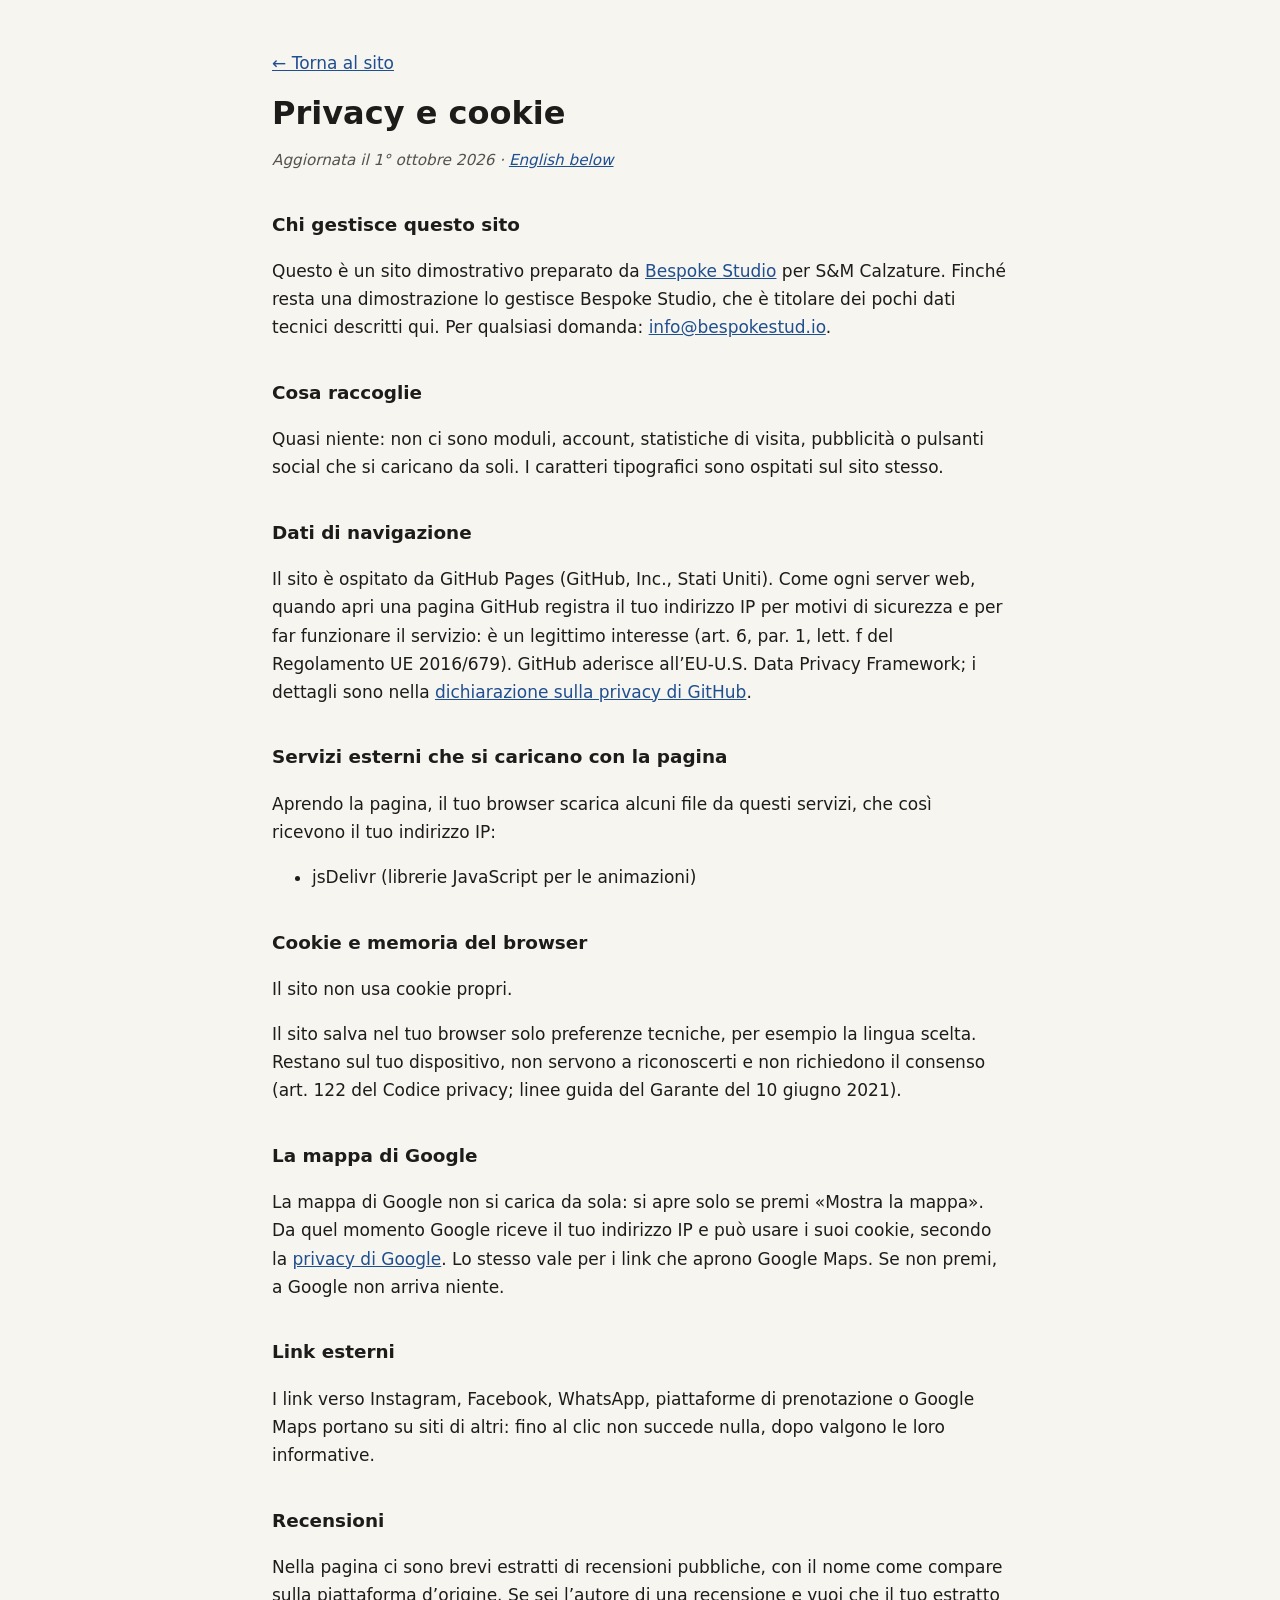
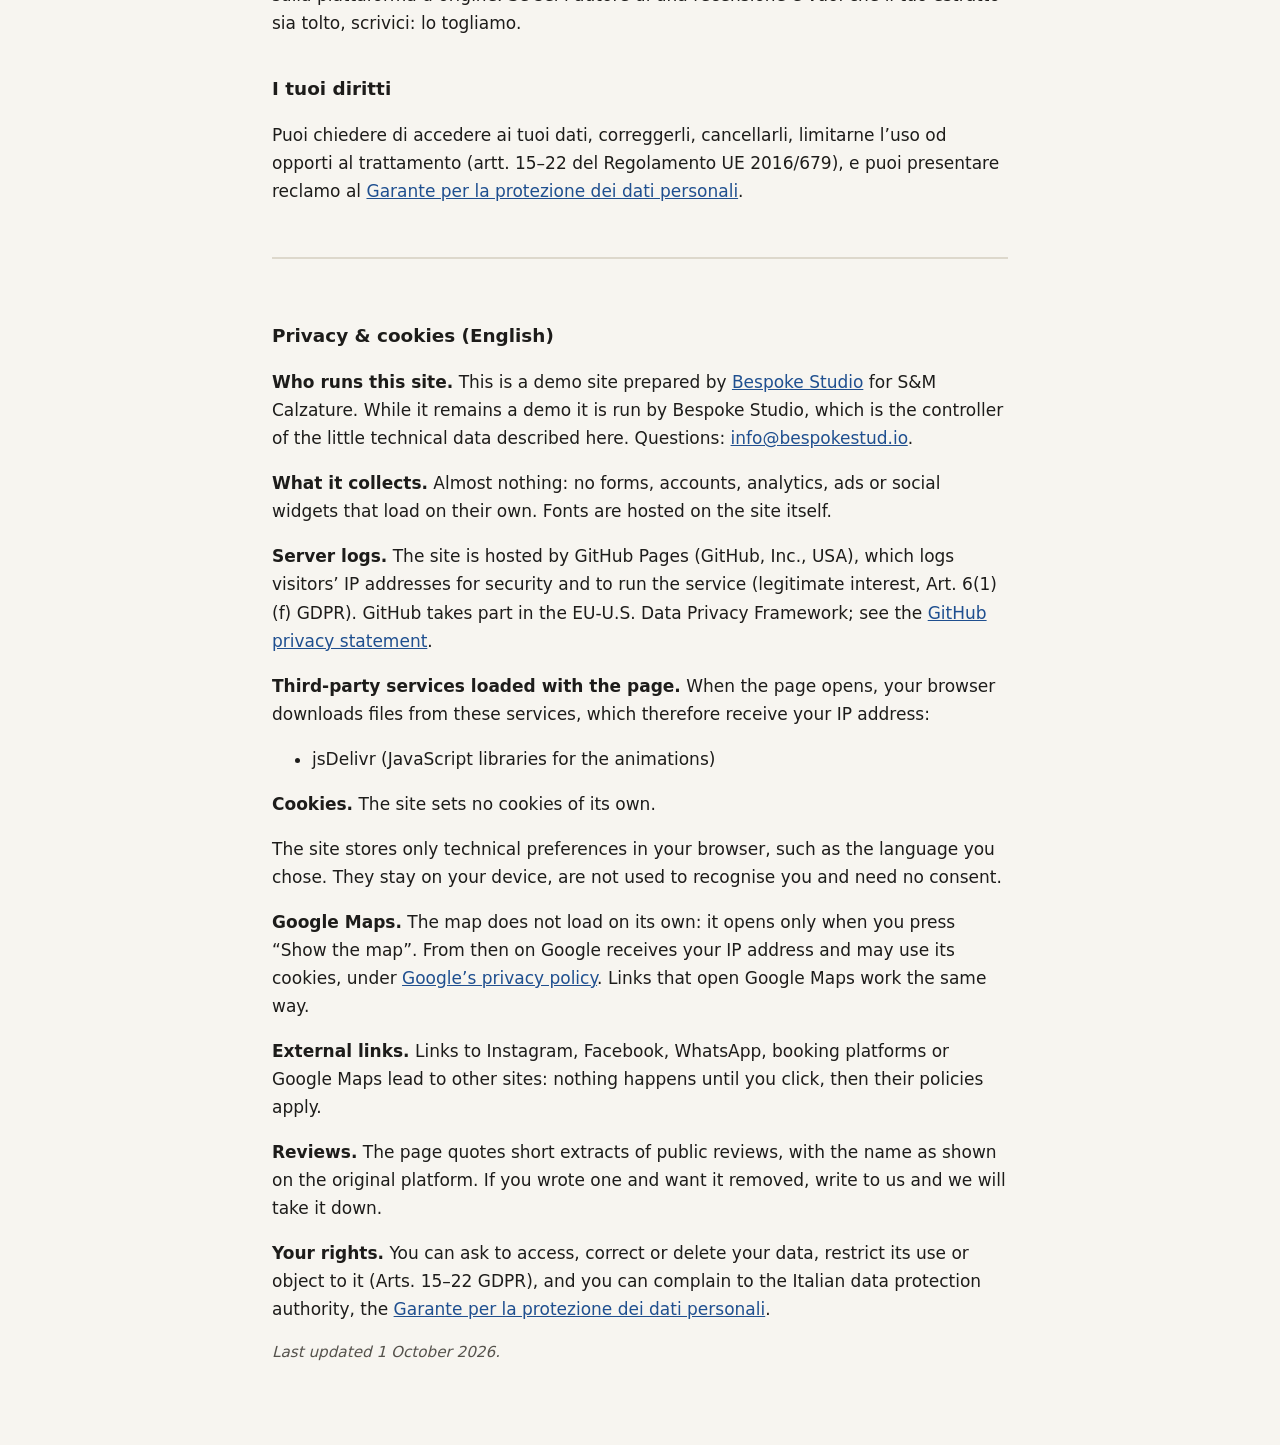
<file: privacy.html>
<!DOCTYPE html>
<html lang="it">
<head>
  <meta charset="UTF-8">
  <meta name="viewport" content="width=device-width, initial-scale=1.0">
  <meta name="robots" content="noindex">
  <title>Privacy e cookie · S&amp;M Calzature</title>
  <meta name="description" content="Informativa privacy e cookie del sito S&amp;M Calzature.">
  <style>
    body { margin: 0; background: #f7f5f0; color: #1d1c1a; font: 17px/1.65 system-ui, -apple-system, "Segoe UI", Roboto, sans-serif; }
    main { max-width: 46rem; margin: 0 auto; padding: 32px 20px 64px; }
    h1 { font-size: 2rem; line-height: 1.2; margin: 0.4em 0 0.2em; }
    h2 { font-size: 1.15rem; margin: 2em 0 0.4em; }
    a { color: #1f4f8f; }
    .data { color: #55524c; font-style: italic; font-size: 0.95rem; }
    .en { margin-top: 3em; padding-top: 1.5em; border-top: 2px solid #ddd8cc; }
    code { font-size: 0.9em; background: #ebe7dc; padding: 0 4px; border-radius: 3px; }
  </style>
</head>
<body>
<main>
  <p><a href="index.html">← Torna al sito</a></p>
  <h1>Privacy e cookie</h1>
  <p class="data">Aggiornata il 1° ottobre 2026 · <a href="#english" lang="en">English below</a></p>
  <h2>Chi gestisce questo sito</h2>
  <p>Questo è un sito dimostrativo preparato da <a href="https://bespokestud.io" rel="noopener">Bespoke Studio</a> per S&amp;M Calzature. Finché resta una dimostrazione lo gestisce Bespoke Studio, che è titolare dei pochi dati tecnici descritti qui. Per qualsiasi domanda: <a href="mailto:info@bespokestud.io">info@bespokestud.io</a>.</p>
  <h2>Cosa raccoglie</h2>
  <p>Quasi niente: non ci sono moduli, account, statistiche di visita, pubblicità o pulsanti social che si caricano da soli. I caratteri tipografici sono ospitati sul sito stesso.</p>
  <h2>Dati di navigazione</h2>
  <p>Il sito è ospitato da GitHub Pages (GitHub, Inc., Stati Uniti). Come ogni server web, quando apri una pagina GitHub registra il tuo indirizzo IP per motivi di sicurezza e per far funzionare il servizio: è un legittimo interesse (art. 6, par. 1, lett. f del Regolamento UE 2016/679). GitHub aderisce all’EU-U.S. Data Privacy Framework; i dettagli sono nella <a href="https://docs.github.com/site-policy/privacy-policies/github-general-privacy-statement" rel="noopener">dichiarazione sulla privacy di GitHub</a>.</p>
  <h2>Servizi esterni che si caricano con la pagina</h2>
  <p>Aprendo la pagina, il tuo browser scarica alcuni file da questi servizi, che così ricevono il tuo indirizzo IP:</p>
  <ul><li>jsDelivr (librerie JavaScript per le animazioni)</li></ul>
  <h2>Cookie e memoria del browser</h2>
  <p>Il sito non usa cookie propri.</p>
  <p>Il sito salva nel tuo browser solo preferenze tecniche, per esempio la lingua scelta. Restano sul tuo dispositivo, non servono a riconoscerti e non richiedono il consenso (art. 122 del Codice privacy; linee guida del Garante del 10 giugno 2021).</p>
  <h2>La mappa di Google</h2>
  <p>La mappa di Google non si carica da sola: si apre solo se premi «Mostra la mappa». Da quel momento Google riceve il tuo indirizzo IP e può usare i suoi cookie, secondo la <a href="https://policies.google.com/privacy?hl=it" rel="noopener">privacy di Google</a>. Lo stesso vale per i link che aprono Google Maps. Se non premi, a Google non arriva niente.</p>
  <h2>Link esterni</h2>
  <p>I link verso Instagram, Facebook, WhatsApp, piattaforme di prenotazione o Google Maps portano su siti di altri: fino al clic non succede nulla, dopo valgono le loro informative.</p>
  <h2>Recensioni</h2>
  <p>Nella pagina ci sono brevi estratti di recensioni pubbliche, con il nome come compare sulla piattaforma d’origine. Se sei l’autore di una recensione e vuoi che il tuo estratto sia tolto, scrivici: lo togliamo.</p>
  <h2>I tuoi diritti</h2>
  <p>Puoi chiedere di accedere ai tuoi dati, correggerli, cancellarli, limitarne l’uso od opporti al trattamento (artt. 15–22 del Regolamento UE 2016/679), e puoi presentare reclamo al <a href="https://www.garanteprivacy.it" rel="noopener">Garante per la protezione dei dati personali</a>.</p>
  <div class="en" id="english" lang="en">
    <h2>Privacy &amp; cookies (English)</h2>
    <p><strong>Who runs this site.</strong> This is a demo site prepared by <a href="https://bespokestud.io" rel="noopener">Bespoke Studio</a> for S&amp;M Calzature. While it remains a demo it is run by Bespoke Studio, which is the controller of the little technical data described here. Questions: <a href="mailto:info@bespokestud.io">info@bespokestud.io</a>.</p>
    <p><strong>What it collects.</strong> Almost nothing: no forms, accounts, analytics, ads or social widgets that load on their own. Fonts are hosted on the site itself.</p>
    <p><strong>Server logs.</strong> The site is hosted by GitHub Pages (GitHub, Inc., USA), which logs visitors’ IP addresses for security and to run the service (legitimate interest, Art. 6(1)(f) GDPR). GitHub takes part in the EU-U.S. Data Privacy Framework; see the <a href="https://docs.github.com/site-policy/privacy-policies/github-general-privacy-statement" rel="noopener">GitHub privacy statement</a>.</p>
    <p><strong>Third-party services loaded with the page.</strong> When the page opens, your browser downloads files from these services, which therefore receive your IP address:</p><ul><li>jsDelivr (JavaScript libraries for the animations)</li></ul>
    <p><strong>Cookies.</strong> The site sets no cookies of its own.</p>
    <p>The site stores only technical preferences in your browser, such as the language you chose. They stay on your device, are not used to recognise you and need no consent.</p>
    <p><strong>Google Maps.</strong> The map does not load on its own: it opens only when you press “Show the map”. From then on Google receives your IP address and may use its cookies, under <a href="https://policies.google.com/privacy?hl=en" rel="noopener">Google’s privacy policy</a>. Links that open Google Maps work the same way.</p>
    <p><strong>External links.</strong> Links to Instagram, Facebook, WhatsApp, booking platforms or Google Maps lead to other sites: nothing happens until you click, then their policies apply.</p>
    <p><strong>Reviews.</strong> The page quotes short extracts of public reviews, with the name as shown on the original platform. If you wrote one and want it removed, write to us and we will take it down.</p>
    <p><strong>Your rights.</strong> You can ask to access, correct or delete your data, restrict its use or object to it (Arts. 15–22 GDPR), and you can complain to the Italian data protection authority, the <a href="https://www.garanteprivacy.it" rel="noopener">Garante per la protezione dei dati personali</a>.</p>
    <p class="data">Last updated 1 October 2026.</p>
  </div>
</main>
</body>
</html>
</file>
